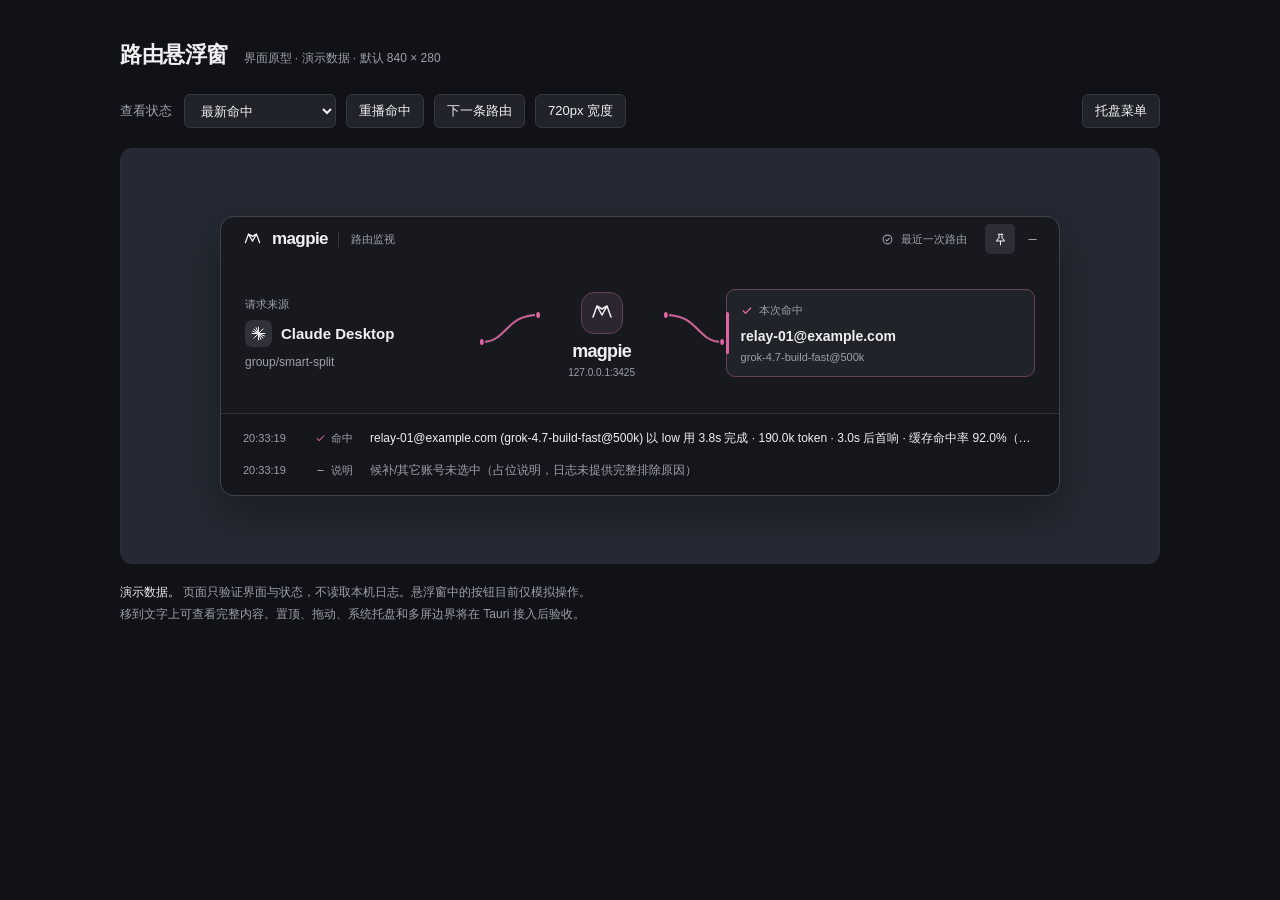
<file: docs/ui/magpie-hud.html>
<!doctype html>
<html lang="zh-CN">
<head>
  <meta charset="utf-8">
  <meta name="viewport" content="width=device-width, initial-scale=1">
  <meta name="color-scheme" content="dark">
  <title>magpie-hud · 界面原型</title>
  <style>
    :root {
      color-scheme: dark;
      --surface: #17191e;
      --raised: #20232a;
      --ink: #f2f0f2;
      --secondary: #9ba0aa;
      --route: #e064a2;
      --warning: #d4b174;
      --edge: #343840;
      font-family: "Segoe UI Variable Text", "Microsoft YaHei UI", "Segoe UI", sans-serif;
      color: var(--ink);
      background: #101217;
      font-size: 13px;
      -webkit-font-smoothing: antialiased;
    }
    * { box-sizing: border-box; }
    body { margin: 0; padding: 40px 32px; }
    button, select { font: inherit; }
    button { cursor: pointer; }
    button, select { color: var(--ink); }
    button:focus-visible, select:focus-visible, [tabindex]:focus-visible {
      outline: 2px solid var(--route); outline-offset: 4px;
    }
    [hidden] { display: none !important; }
    .workbench { max-width: 1040px; margin: auto; }
    .preview-heading { display: flex; align-items: baseline; gap: 16px; margin-bottom: 24px; }
    .preview-heading h1 { margin: 0; font-size: 22px; font-weight: 600; letter-spacing: -.5px; }
    .preview-heading p { color: var(--secondary); margin: 0; font-size: 12px; }
    .preview-tools { display: flex; flex-wrap: wrap; align-items: center; gap: 10px; margin-bottom: 20px; }
    .preview-tools label { color: var(--secondary); margin-right: 2px; }
    .preview-tools select, .preview-button {
      background: var(--raised); border: 1px solid var(--edge); border-radius: 6px;
      height: 34px; padding: 0 12px;
    }
    .preview-tools select { min-width: 152px; }
    .preview-button:hover { background: #2b2f38; }
    .preview-button[aria-pressed="true"] { border-color: var(--route); }
    .desktop {
      position: relative; display: grid; place-items: center; padding: 56px 24px;
      min-height: 416px; border: 1px solid #2a2e37; border-radius: 12px;
      background: #242933;
    }
    .hud {
      width: 840px; max-width: 100%; height: 280px;
      display: grid; grid-template-rows: 44px minmax(0, 1fr) 82px;
      border: 1px solid #41434c; border-radius: 14px; overflow: hidden;
      background: rgb(23 25 30 / 97%);
      box-shadow: 0 16px 44px rgb(0 0 0 / 32%);
    }
    .hud.is-narrow { width: 720px; }
    .window-bar { display: flex; align-items: center; padding: 0 12px 0 22px; gap: 10px; user-select: none; }
    .brand-mark { width: 19px; height: 19px; color: var(--ink); }
    .brand-name { font-family: Bahnschrift, "Segoe UI", sans-serif; font-size: 17px; letter-spacing: -.6px; font-weight: 600; }
    .brand-subtitle { color: var(--secondary); font-size: 11px; padding-left: 12px; border-left: 1px solid var(--edge); }
    .watch-state { display: flex; align-items: center; gap: 7px; margin-left: auto; color: var(--secondary); font-size: 11px; }
    .watch-icon { width: 13px; height: 13px; }
    .watch-icon .state-warning, .watch-icon .state-waiting { display: none; }
    .hud[data-state="warning"] .state-normal, .hud[data-state="waiting"] .state-normal { display: none; }
    .hud[data-state="warning"] .state-warning, .hud[data-state="waiting"] .state-waiting { display: initial; }
    .hud[data-state="warning"] .watch-icon { color: var(--warning); }
    .window-controls { display: flex; align-items: center; gap: 2px; margin-left: 8px; }
    .window-button { display: grid; place-items: center; width: 30px; height: 30px; border: 0; border-radius: 5px; background: transparent; color: var(--secondary); }
    .window-button svg { width: 15px; height: 15px; }
    .window-button:hover { color: var(--ink); background: #30333c; }
    .window-button[aria-pressed="true"] { color: var(--ink); background: #2c2d36; }
    .flow {
      display: grid; grid-template-columns: minmax(0, 1fr) 64px 120px 64px minmax(0, 1.33fr);
      align-items: center; padding: 4px 24px 12px; min-width: 0;
    }
    .agent-node, .router-node, .account-node { min-width: 0; }
    .node-caption { display: block; color: var(--secondary); font-size: 11px; margin-bottom: 8px; }
    .agent-heading { display: flex; align-items: center; gap: 9px; margin-bottom: 8px; min-width: 0; }
    .agent-icon { display: grid; place-items: center; width: 27px; height: 27px; border-radius: 7px; background: #30313b; flex-shrink: 0; }
    .agent-icon svg { width: 17px; height: 17px; }
    .agent-name { overflow: hidden; text-overflow: ellipsis; white-space: nowrap; font-size: 15px; font-weight: 600; }
    .agent-request { display: block; color: var(--secondary); white-space: nowrap; overflow: hidden; text-overflow: ellipsis; font-size: 12px; }
    .router-node { text-align: center; align-self: stretch; display: flex; align-items: center; flex-direction: column; justify-content: center; padding-top: 4px; }
    .router-emblem { display: grid; place-items: center; width: 42px; height: 42px; border-radius: 13px; background: #2b2631; border: 1px solid #634153; margin-bottom: 8px; }
    .router-emblem svg { width: 24px; height: 24px; }
    .router-name { font-family: Bahnschrift, "Segoe UI", sans-serif; font-size: 18px; font-weight: 600; line-height: 1; letter-spacing: -.7px; }
    .router-host { color: var(--secondary); font-size: 10px; margin-top: 7px; max-width: 100%; overflow: hidden; text-overflow: ellipsis; white-space: nowrap; }
    .account-node {
      position: relative; padding: 13px 14px; background: var(--raised);
      border: 1px solid #684355; border-radius: 9px;
    }
    .account-node::before { content: ""; position: absolute; left: -1px; top: 22px; bottom: 22px; width: 3px; background: var(--route); border-radius: 2px; }
    .account-caption { display: flex; align-items: center; gap: 6px; color: var(--secondary); font-size: 11px; margin-bottom: 8px; }
    .account-caption svg { color: var(--route); width: 12px; height: 12px; }
    .account-name { font-size: 14px; font-weight: 600; line-height: 20px; margin: 0 0 5px; overflow: hidden; text-overflow: ellipsis; white-space: nowrap; }
    .account-model { font-size: 11px; color: var(--secondary); overflow: hidden; text-overflow: ellipsis; white-space: nowrap; display: block; }
    .connector { width: 100%; height: 112px; overflow: visible; }
    .route-track, .route-current, .route-flare { fill: none; stroke-linecap: round; stroke-width: 2; vector-effect: non-scaling-stroke; }
    .route-track { stroke: #444851; }
    .route-current { stroke: var(--route); opacity: .86; }
    .route-flare { stroke: #f2f0f2; stroke-width: 2.5; stroke-dasharray: 12 100; opacity: 0; }
    .port { fill: var(--route); stroke: var(--surface); stroke-width: 2; }
    .hud[data-active="false"] .route-current, .hud[data-active="false"] .route-flare { opacity: 0 !important; }
    .hud[data-active="false"] .port { fill: #676b76; }
    .hud[data-active="false"] .account-node { border-color: var(--edge); }
    .hud[data-active="false"] .account-node::before { background: #676b76; }
    .hud[data-active="false"] .account-caption svg { color: var(--secondary); }
    .hud[data-active="false"] .router-emblem { border-color: var(--edge); background: var(--raised); }
    .route-notes { border-top: 1px solid #30333c; background: rgb(0 0 0 / 10%); padding: 8px 22px; display: grid; grid-template-rows: 32px 32px; gap: 0; min-width: 0; }
    .note-row { display: grid; grid-template-columns: 60px 43px minmax(0, 1fr); align-items: center; gap: 12px; min-width: 0; }
    .note-time { font-variant-numeric: tabular-nums; font-size: 11px; color: var(--secondary); white-space: nowrap; }
    .note-kind { display: flex; align-items: center; gap: 5px; font-size: 11px; color: var(--secondary); white-space: nowrap; }
    .note-kind svg { width: 11px; height: 11px; flex-shrink: 0; }
    .note-kind.primary svg { color: var(--route); }
    .note-text { margin: 0; min-width: 0; white-space: nowrap; overflow: hidden; text-overflow: ellipsis; font-size: 12px; line-height: 22px; }
    .note-row:last-child .note-text { color: var(--secondary); }
    .sr-only { position: absolute; width: 1px; height: 1px; margin: -1px; padding: 0; overflow: hidden; clip-path: inset(50%); white-space: nowrap; border: 0; }
    .preview-caption { margin-top: 18px; color: var(--secondary); font-size: 12px; line-height: 1.8; }
    .preview-caption p { margin: 0; }
    .preview-caption strong { color: var(--ink); font-weight: 500; }
    .tray-preview { position: relative; margin-left: auto; }
    .tray-menu { position: absolute; z-index: 2; top: 42px; right: 0; width: 178px; padding: 5px; background: #20232a; border: 1px solid #4a4c56; border-radius: 8px; box-shadow: 0 10px 28px #0006; }
    .tray-menu button { display: block; width: 100%; padding: 9px 12px; text-align: left; border: 0; border-radius: 4px; background: transparent; }
    .tray-menu button:hover { background: #343840; }
    .tray-menu hr { border: 0; border-top: 1px solid var(--edge); margin: 4px; }
    .hidden-message { color: var(--secondary); text-align: center; line-height: 2; }
    .hidden-message button { margin-top: 12px; }
    .preview-feedback { min-height: 20px; color: var(--secondary); margin-top: 8px; }
    @media (max-width: 850px) {
      body { padding: 24px 16px; }
      .desktop { padding: 32px 12px; min-height: 360px; }
      .flow { padding-inline: 18px; grid-template-columns: minmax(0, 1fr) 40px 104px 40px minmax(0, 1.25fr); }
      .brand-subtitle { display: none; }
      .agent-name { font-size: 13px; }
      .account-node { padding-inline: 10px; }
      .account-name { font-size: 12px; }
      .note-row { gap: 8px; }
      .route-notes { padding-inline: 18px; }
    }
    @media (max-width: 560px) {
      body { padding: 18px 10px; }
      .preview-heading { display: block; }
      .preview-heading p { margin-top: 8px; }
      .desktop { padding: 18px 8px; min-height: 380px; }
      .hud { height: 308px; }
      .window-bar { padding-left: 14px; gap: 7px; }
      .watch-state { font-size: 10px; gap: 4px; }
      .window-controls { margin-left: 0; }
      .window-button { width: 26px; }
      .flow { padding: 2px 12px 10px; grid-template-columns: minmax(0, 1fr) 18px 64px 18px minmax(0, 1.25fr); }
      .agent-icon { display: none; }
      .agent-name { font-size: 11px; }
      .agent-request { font-size: 10px; }
      .router-name { font-size: 16px; }
      .router-host { font-size: 9px; }
      .account-node { padding: 10px 7px; }
      .account-caption { font-size: 10px; gap: 4px; }
      .account-name, .account-model { font-size: 10px; }
      .route-notes { padding-inline: 12px; }
      .note-row { grid-template-columns: 53px 34px minmax(0, 1fr); gap: 6px; }
      .note-time, .note-kind { font-size: 10px; }
      .note-text { font-size: 11px; }
      .tray-preview { margin-left: 0; }
    }
    @media (prefers-reduced-motion: reduce) { .route-flare { display: none; } }
    @media (forced-colors: active) {
      .hud, .account-node, .router-emblem { border-color: CanvasText; }
      .route-current { stroke: Highlight; }
      .port { fill: Highlight; }
      .account-node::before { background: Highlight; }
    }
  </style>
</head>
<body>
  <main class="workbench">
    <header class="preview-heading">
      <h1>路由悬浮窗</h1>
      <p>界面原型 · 演示数据 · 默认 840 × 280</p>
    </header>
    <div class="preview-tools" aria-label="原型演示工具，不属于产品窗口">
      <label for="preview-state">查看状态</label>
      <select id="preview-state">
        <option value="success">最新命中</option>
        <option value="waiting">等待记录</option>
        <option value="missing">文件不存在</option>
        <option value="warning">坏行，保留上一帧</option>
        <option value="partial">缺少可选字段</option>
        <option value="long">长账号与模型</option>
      </select>
      <button class="preview-button" id="replay" type="button">重播命中</button>
      <button class="preview-button" id="next-route" type="button">下一条路由</button>
      <button class="preview-button" id="narrow" type="button" aria-pressed="false">720px 宽度</button>
      <div class="tray-preview">
        <button class="preview-button" id="tray-toggle" type="button" aria-expanded="false" aria-controls="tray-menu">托盘菜单</button>
        <div id="tray-menu" class="tray-menu" hidden aria-label="托盘菜单示意">
          <button id="tray-show" type="button">显示窗口</button>
          <button id="tray-hide" type="button">隐藏窗口</button>
          <hr>
          <button id="tray-exit" type="button">退出</button>
        </div>
      </div>
    </div>
    <section class="desktop" aria-label="桌面中的悬浮窗原型">
      <article class="hud" id="hud" data-active="true" data-state="success" aria-label="Magpie 路由监视悬浮窗">
        <header class="window-bar" data-tauri-drag-region>
          <svg class="brand-mark" viewBox="0 0 24 24" aria-hidden="true"><path d="M3 16 7 5l5 9L17 5l4 11M7 5l5 3 5-3" fill="none" stroke="currentColor" stroke-width="1.6" stroke-linejoin="round" stroke-linecap="round"/></svg>
          <span class="brand-name">magpie</span>
          <span class="brand-subtitle">路由监视</span>
          <div class="watch-state" role="status">
            <svg class="watch-icon" viewBox="0 0 16 16" aria-hidden="true">
              <g class="state-normal" fill="none" stroke="currentColor" stroke-width="1.3"><circle cx="8" cy="8" r="5.4"/><path d="m5.4 8 1.7 1.7 3.5-3.5"/></g>
              <g class="state-waiting" fill="none" stroke="currentColor" stroke-width="1.2"><circle cx="8" cy="8" r="5.4"/><path d="M8 4.6V8l2.4 1.4"/></g>
              <g class="state-warning" fill="none" stroke="currentColor" stroke-width="1.2"><path d="m8 2 6 11H2Z"/><path d="M8 6v3m0 1.4v1"/></g>
            </svg>
            <span id="watch-label">最近一次路由</span>
          </div>
          <div class="window-controls">
            <button id="pin" class="window-button" type="button" aria-pressed="true" aria-label="置顶窗口" title="置顶已开启（原型）">
              <svg viewBox="0 0 20 20" aria-hidden="true"><path d="M7 3h6m-5 0v5l-3 3v1h10v-1l-3-3V3M10 12v5" fill="none" stroke="currentColor" stroke-width="1.4" stroke-linecap="round" stroke-linejoin="round"/></svg>
            </button>
            <button id="hide-window" class="window-button" type="button" aria-label="隐藏到托盘" title="隐藏到托盘（原型）"><svg viewBox="0 0 20 20" aria-hidden="true"><path d="M5 10h10" stroke="currentColor" stroke-width="1.5" stroke-linecap="round"/></svg></button>
          </div>
        </header>
        <div class="flow" aria-label="请求来源经过 magpie 到达本次命中账号">
          <section class="agent-node" tabindex="0" aria-label="请求来源">
            <span class="node-caption">请求来源</span>
            <div class="agent-heading">
              <span class="agent-icon"><svg viewBox="0 0 24 24" aria-hidden="true"><path d="M12 3v18M3 12h18M5.6 5.6l12.8 12.8M5.6 18.4 18.4 5.6M8.6 3.7l6.8 16.6M3.7 8.6l16.6 6.8" stroke="currentColor" stroke-width="1.4" stroke-linecap="round"/></svg></span>
              <strong class="agent-name" id="agent-name">Claude Desktop</strong>
            </div>
            <span class="agent-request" id="agent-request" title="group/smart-split">group/smart-split</span>
          </section>
          <svg class="connector" viewBox="0 0 100 112" preserveAspectRatio="none" aria-hidden="true">
            <path class="route-track" d="M6 65C46 65 42 38 94 38"/>
            <path class="route-current" d="M6 65C46 65 42 38 94 38"/>
            <path class="route-flare" pathLength="100" d="M6 65C46 65 42 38 94 38"/>
            <circle class="port" cx="6" cy="65" r="4"/><circle class="port" cx="94" cy="38" r="4"/>
          </svg>
          <section class="router-node" tabindex="0" aria-label="本机 magpie 路由器">
            <div class="router-emblem"><svg viewBox="0 0 24 24" aria-hidden="true"><path d="M3 16 7 5l5 9L17 5l4 11M7 5l5 3 5-3" fill="none" stroke="currentColor" stroke-width="1.5" stroke-linejoin="round" stroke-linecap="round"/></svg></div>
            <strong class="router-name">magpie</strong>
            <span class="router-host" title="127.0.0.1:3425">127.0.0.1:3425</span>
          </section>
          <svg class="connector" viewBox="0 0 100 112" preserveAspectRatio="none" aria-hidden="true">
            <path class="route-track" d="M6 38C58 38 54 65 94 65"/>
            <path class="route-current" d="M6 38C58 38 54 65 94 65"/>
            <path class="route-flare" pathLength="100" d="M6 38C58 38 54 65 94 65"/>
            <circle class="port" cx="6" cy="38" r="4"/><circle class="port" cx="94" cy="65" r="4"/>
          </svg>
          <section class="account-node" tabindex="0" aria-label="本次命中账号">
            <span class="account-caption"><svg viewBox="0 0 16 16" aria-hidden="true"><path d="m3 8 3 3 7-7" fill="none" stroke="currentColor" stroke-width="1.7" stroke-linecap="round" stroke-linejoin="round"/></svg><span id="account-caption">本次命中</span></span>
            <h2 class="account-name" id="account-name">relay-01@example.com</h2>
            <span class="account-model" id="account-model">grok-4.7-build-fast@500k</span>
          </section>
        </div>
        <section class="route-notes" aria-label="最新路由说明，固定两行" aria-live="polite" aria-atomic="true">
          <div class="note-row">
            <span class="note-time" id="line1-time">20:33:19</span>
            <span class="note-kind primary"><svg viewBox="0 0 16 16" aria-hidden="true"><path d="m3 8 3 3 7-7" fill="none" stroke="currentColor" stroke-width="1.5" stroke-linecap="round"/></svg><span id="line1-kind">命中</span></span>
            <p class="note-text" id="line1-text"></p>
          </div>
          <div class="note-row">
            <span class="note-time" id="line2-time">20:33:19</span>
            <span class="note-kind"><svg viewBox="0 0 16 16" aria-hidden="true"><path d="M4 8h8" stroke="currentColor" stroke-width="1.5" stroke-linecap="round"/></svg><span id="line2-kind">说明</span></span>
            <p class="note-text" id="line2-text"></p>
          </div>
        </section>
      </article>
      <div id="hidden-message" class="hidden-message" hidden>
        <div id="hidden-label">窗口已隐藏，文件监视继续。</div>
        <button id="restore-window" class="preview-button" type="button">显示窗口</button>
      </div>
    </section>
    <footer class="preview-caption">
      <p><strong>演示数据。</strong> 页面只验证界面与状态，不读取本机日志。悬浮窗中的按钮目前仅模拟操作。</p>
      <p>移到文字上可查看完整内容。置顶、拖动、系统托盘和多屏边界将在 Tauri 接入后验收。</p>
      <div class="preview-feedback" id="preview-feedback" role="status"></div>
    </footer>
  </main>
  <script>
    // 独立 UI 原型：只消费本页固定示例，不读取日志、不调用 Tauri 或 HTTP API。
    (() => {
      const samples = [
        {
          time: '20:33:19', agent: 'Claude Desktop', request: 'group/smart-split',
          account: 'relay-01@example.com', model: 'grok-4.7-build-fast@500k',
          summary: 'relay-01@example.com (grok-4.7-build-fast@500k) 以 low 用 3.8s 完成 · 190.0k token · 3.0s 后首响 · 缓存命中率 92.0%（估算）。req=group/smart-split',
          explanation: '候补/其它账号未选中（占位说明，日志未提供完整排除原因）'
        },
        {
          time: '20:34:07', agent: 'Claude Desktop', request: 'group/smart-split',
          account: 'relay-02@example.com', model: 'GLM-5.3',
          summary: 'relay-02@example.com (GLM-5.3) 以 high 用 2.4s 完成 · 48.0k token · 0.9s 后首响。req=group/smart-split',
          explanation: '候补/其它账号未选中（占位说明，日志未提供完整排除原因）'
        }
      ];
      const hud = document.getElementById('hud');
      const stateSelect = document.getElementById('preview-state');
      const feedback = document.getElementById('preview-feedback');
      const trayMenu = document.getElementById('tray-menu');
      const trayToggle = document.getElementById('tray-toggle');
      const reducedMotion = window.matchMedia('(prefers-reduced-motion: reduce)');
      let sampleIndex = 0;
      let lastValidSample = samples[0];
      let animations = [];

      /** 将完整显示值写入固定元素及原生悬停提示；输入只按文字呈现，不解析 HTML。 */
      function showText(id, text) {
        const element = document.getElementById(id);
        element.textContent = text;
        element.title = text;
      }

      /** 仅在新示例或用户重播时播放 320ms 高亮；连续触发取消前一动画，减少动态效果时跳过。 */
      function pulseRoute() {
        animations.forEach(animation => animation.cancel());
        animations = [];
        if (hud.dataset.active !== 'true' || reducedMotion.matches || hud.hidden) return;
        animations = [...document.querySelectorAll('.route-flare')].map(path => path.animate([
          { strokeDashoffset: 112, opacity: 0 },
          { opacity: 1, offset: .15 },
          { strokeDashoffset: -12, opacity: 0 }
        ], { duration: 320, easing: 'linear' }));
      }

      /** 按选定示例一次更新图与两行说明；坏行状态保留有效快照，空态不给出虚构时间。 */
      function renderState(name) {
        const isEmpty = name === 'waiting' || name === 'missing';
        const isWarning = name === 'warning' || name === 'missing';
        let sample = name === 'warning' ? lastValidSample : samples[sampleIndex];
        if (name === 'partial') {
          sample = { time: '--:--:--', agent: 'Claude Desktop', request: '请求模型未提供', account: 'relay-01@example.com', model: '服务模型未提供', summary: 'relay-01@example.com 已命中；日志未提供时间、模型与耗时，未估算统计。', explanation: '完整排除原因未提供' };
        } else if (name === 'long') {
          sample = { ...sample, account: 'routing-observer-with-a-very-long-address@example.com', model: 'provider/grok-4.7-build-fast-with-long-model-name@500k', summary: 'routing-observer-with-a-very-long-address@example.com (provider/grok-4.7-build-fast-with-long-model-name@500k) 以 low 用 3.8s 完成 · 190.0k token · 3.0s 后首响 · 缓存命中率 92.0%（估算）。req=group/smart-split' };
        }
        if (!isEmpty && name !== 'warning') lastValidSample = sample;
        hud.dataset.active = String(!isEmpty);
        hud.dataset.state = isWarning ? 'warning' : name;
        showText('watch-label', name === 'warning' ? '解析异常 · 保留上一帧' : name === 'missing' ? '文件未检测到' : isEmpty ? '等待记录' : '最近一次路由');
        showText('agent-name', isEmpty ? '等待请求' : sample.agent);
        showText('agent-request', isEmpty ? '请求模型待记录' : sample.request);
        showText('account-caption', isEmpty ? '等待记录' : '本次命中');
        showText('account-name', isEmpty ? '尚无命中账号' : sample.account);
        showText('account-model', isEmpty ? '服务模型待记录' : sample.model);
        showText('line1-time', isEmpty ? '--:--:--' : sample.time);
        showText('line2-time', isEmpty ? '--:--:--' : sample.time);
        showText('line1-kind', isEmpty ? '等待' : '命中');
        showText('line2-kind', isEmpty ? '路径' : '说明');
        showText('line1-text', name === 'missing' ? '未检测到 Magpie usage.jsonl，请确认 Magpie 已运行过' : isEmpty ? '等待 Magpie 路由写入…' : sample.summary);
        showText('line2-text', isEmpty ? '%USERPROFILE%\\.config\\magpie\\usage.jsonl' : sample.explanation);
        document.querySelector('.agent-node').title = document.getElementById('agent-name').textContent + '\n' + document.getElementById('agent-request').textContent;
        document.querySelector('.account-node').title = document.getElementById('account-name').textContent + '\n' + document.getElementById('account-model').textContent;
        if (isEmpty) {
          animations.forEach(animation => animation.cancel());
          animations = [];
        }
      }

      /** 模拟托盘显示或隐藏；仅影响原型 DOM，不宣称改变真实窗口或后台文件监视。 */
      function setVisible(visible, exited = false) {
        hud.hidden = !visible;
        document.getElementById('hidden-message').hidden = visible;
        document.getElementById('hidden-label').textContent = exited ? '已模拟退出。显示窗口可重置原型。' : '已模拟隐藏。实际应用中，文件监视继续。';
        closeTray();
      }

      /** 收起原型托盘菜单，并同步按钮展开状态。 */
      function closeTray() {
        trayMenu.hidden = true;
        trayToggle.setAttribute('aria-expanded', 'false');
      }

      /** 切换预览状态；异常与重复显示不触发成功动画。 */
      function onStateChange() {
        renderState(stateSelect.value);
        feedback.textContent = '';
        if (['success', 'long'].includes(stateSelect.value)) pulseRoute();
      }

      /** 演示新记录替换：图与两行一起换到下个固定快照，不累积历史。 */
      function nextRoute() {
        sampleIndex = (sampleIndex + 1) % samples.length;
        stateSelect.value = 'success';
        renderState('success');
        pulseRoute();
        feedback.textContent = '已替换为下一条演示记录。';
      }

      /** 切换原型的置顶视觉状态；真实置顶由后续 Tauri 窗口能力实现。 */
      function togglePin() {
        const button = document.getElementById('pin');
        const pinned = button.getAttribute('aria-pressed') !== 'true';
        button.setAttribute('aria-pressed', String(pinned));
        button.title = pinned ? '置顶已开启（原型）' : '置顶已关闭（原型）';
        feedback.textContent = pinned ? '已模拟开启置顶。' : '已模拟关闭置顶。';
      }

      /** 在建议尺寸内切换 840/720px，窄视口仍受容器宽度约束。 */
      function toggleWidth() {
        const narrow = hud.classList.toggle('is-narrow');
        document.getElementById('narrow').setAttribute('aria-pressed', String(narrow));
      }

      /** 打开或收起菜单示意，保持键盘可访问。 */
      function toggleTray() {
        trayMenu.hidden = !trayMenu.hidden;
        trayToggle.setAttribute('aria-expanded', String(!trayMenu.hidden));
        if (!trayMenu.hidden) document.getElementById('tray-show').focus();
      }

      /** Escape 关闭菜单；点击菜单外部时同样收起，避免盖住悬浮窗。 */
      function onDocumentKey(event) {
        if (event.key === 'Escape' && !trayMenu.hidden) {
          closeTray();
          trayToggle.focus();
        }
      }

      /** 仅关闭外部点击的托盘示意菜单，不拦截窗口内操作。 */
      function onDocumentClick(event) {
        if (!event.target.closest('.tray-preview')) closeTray();
      }

      stateSelect.addEventListener('change', onStateChange);
      document.getElementById('replay').addEventListener('click', pulseRoute);
      document.getElementById('next-route').addEventListener('click', nextRoute);
      document.getElementById('narrow').addEventListener('click', toggleWidth);
      document.getElementById('pin').addEventListener('click', togglePin);
      document.getElementById('hide-window').addEventListener('click', () => setVisible(false));
      document.getElementById('restore-window').addEventListener('click', () => setVisible(true));
      document.getElementById('tray-show').addEventListener('click', () => setVisible(true));
      document.getElementById('tray-hide').addEventListener('click', () => setVisible(false));
      document.getElementById('tray-exit').addEventListener('click', () => setVisible(false, true));
      trayToggle.addEventListener('click', toggleTray);
      document.addEventListener('keydown', onDocumentKey);
      document.addEventListener('click', onDocumentClick);
      renderState('success');
    })();
  </script>
</body>
</html>
</file>
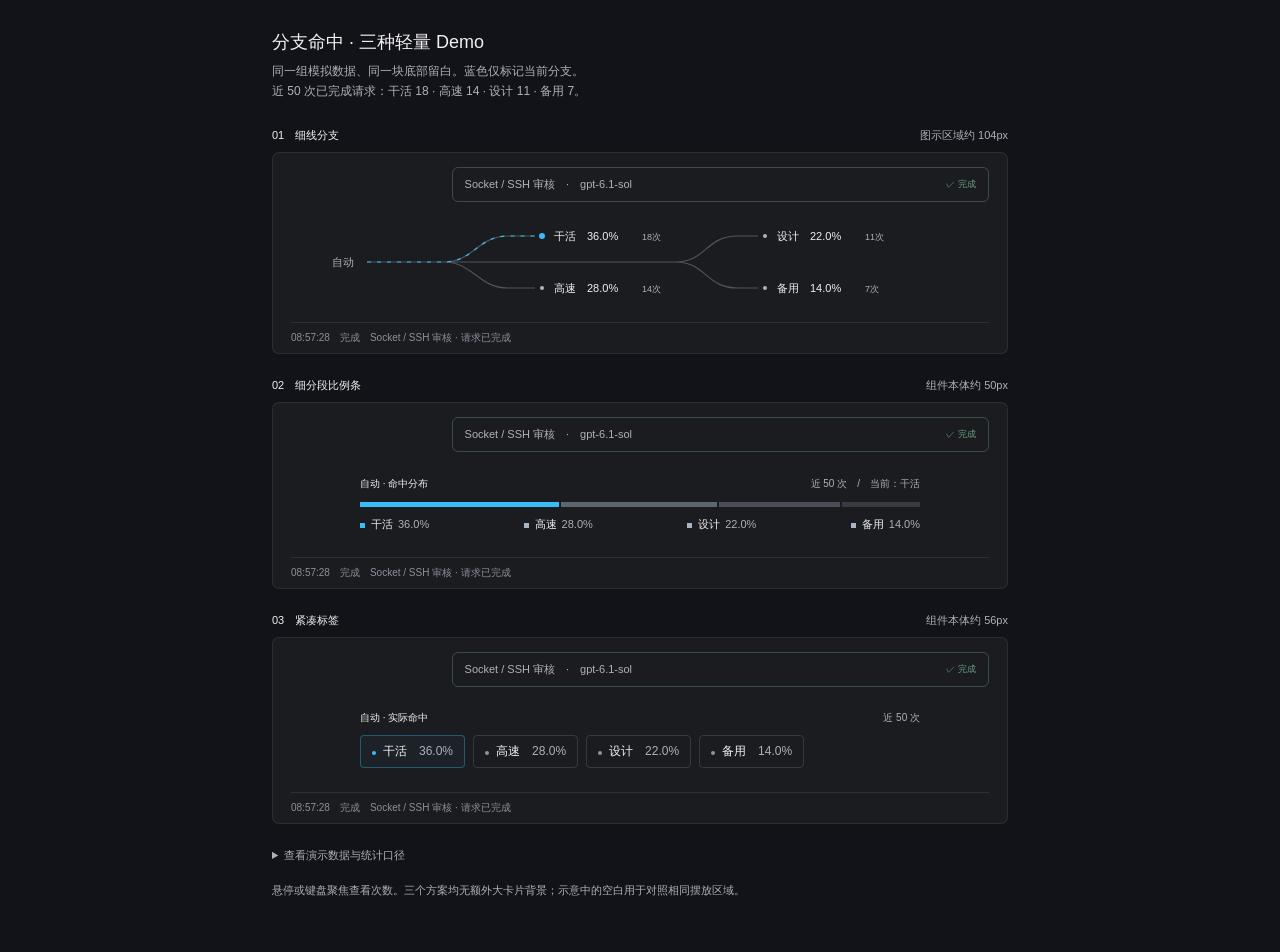
<file: docs/ui/route-branch-demo.html>
<!doctype html>
<html lang="zh-CN"><meta charset="utf-8"><meta name="viewport" content="width=device-width,initial-scale=1"><title>HUD 分支图 · 三种轻量方案</title>
<style>
:root{color-scheme:dark;--ink:#f2f0f2;--muted:#aeb0ba;--edge:#ffffff16;--blue:#38bdf8;--mark:#a9b4c6;font-family:'Segoe UI','Microsoft YaHei UI',sans-serif}*{box-sizing:border-box}body{margin:0;background:#111318;color:var(--ink);font-size:12px}main{max-width:780px;margin:30px auto;padding:0 22px}h1{font-size:18px;font-weight:500;margin:0 0 7px}p{color:var(--muted);margin:0;line-height:1.7}header{margin-bottom:26px}.option{margin-bottom:24px}.caption{display:flex;justify-content:space-between;align-items:center;margin:0 0 9px;color:var(--muted);font-size:11px}.caption strong{color:var(--ink);font-weight:500}.scene{background:#1b1c20;border:1px solid #ffffff13;border-radius:7px;padding:14px 18px 0;overflow:hidden}.context{display:flex;gap:11px;align-items:center;opacity:.7;width:77%;margin-left:auto;padding:9px 12px;border:1px solid #8dd7b060;border-radius:6px;font-size:11px}.context img{width:21px;height:21px}.context small{margin-left:auto;color:#8dd7b0}.region{position:relative;min-height:105px;display:flex;align-items:center;padding:8px 5px}.tiny{font-size:10px;color:var(--muted)}.scene-foot{border-top:1px solid var(--edge);padding:8px 0;color:#8d909a;font-size:10px}.diagram{width:100%;height:104px;display:block}svg text{font-family:inherit;fill:var(--ink);font-size:11px}.wire{fill:none;stroke:#a9b4c65c;stroke-width:1.2}.current{stroke:var(--blue);stroke-dasharray:4 6;animation:flow 2s linear infinite}@keyframes flow{to{stroke-dashoffset:-20}}.tip{position:fixed;z-index:10;padding:8px 11px;border:1px solid #ffffff28;background:#24262e;border-radius:4px;font-size:11px;pointer-events:none;white-space:pre-line;box-shadow:0 4px 15px #0005}.overview{width:100%;max-width:560px;margin:auto}.meta{display:flex;justify-content:space-between;margin-bottom:11px;font-size:10px;color:var(--muted)}.meta b{color:var(--ink);font-weight:400}.segments{display:flex;gap:2px;height:5px}.segment{background:var(--mark);border:0;padding:0;cursor:pointer;position:relative;opacity:.65}.segment:before{content:'';position:absolute;inset:-8px 0}.segment:nth-child(2){opacity:.48}.segment:nth-child(3){opacity:.33}.segment:nth-child(4){opacity:.2}.segment.active{background:var(--blue);opacity:1}.keys{display:flex;justify-content:space-between;gap:8px;margin-top:10px;font-size:11px}.keys span{white-space:nowrap}.keys i{display:inline-block;width:5px;height:5px;background:var(--mark);margin-right:6px}.keys .active i{background:var(--blue)}.keys em{font-style:normal;color:var(--muted);margin-left:5px}.pills{display:flex;gap:8px;flex-wrap:wrap}.pill{border:1px solid #ffffff20;background:transparent;border-radius:4px;padding:7px 11px;color:var(--ink);font:inherit;cursor:pointer}.pill.active{border-color:#38bdf85c;background:#38bdf809}.pill i{display:inline-block;width:4px;height:4px;border-radius:50%;background:#8e929d;margin-right:7px}.pill.active i{background:var(--blue)}.pill b{font-weight:400;margin-left:12px;color:var(--muted)}.pill:hover,.pill:focus-visible{background:#ffffff09}.line-head{display:flex;justify-content:space-between;margin-bottom:10px;color:var(--muted);font-size:10px}.line-head span:first-child{color:var(--ink)}.hit{fill:transparent;cursor:pointer}.hit:hover{fill:#ffffff06}details{color:var(--muted);font-size:11px;margin:20px 0}table{width:100%;border-collapse:collapse;margin-top:12px}td,th{text-align:left;padding:7px;border-bottom:1px solid var(--edge);font-weight:400}footer{color:var(--muted);font-size:11px;padding-bottom:24px}button:focus-visible{outline:1px solid var(--blue);outline-offset:4px}@media(max-width:520px){main{padding:0 12px;margin-top:20px}.scene{padding:12px 10px 0}.context{width:100%}.keys{font-size:10px;gap:3px}.pill{padding:6px 8px}.pill b{margin-left:6px}.caption{gap:8px}.diagram{height:94px}.region{min-height:110px}}@media(prefers-reduced-motion:reduce){.current{animation:none}}
.overview{min-width:0}.keys{flex-wrap:wrap}.meta{gap:10px;flex-wrap:wrap}.context{min-width:0}.context>span{min-width:0;overflow:hidden;text-overflow:ellipsis;white-space:nowrap}.diagram{min-width:0}.region{min-width:0}main{width:100%}</style><main><header><h1>分支命中 · 三种轻量 Demo</h1><p>同一组模拟数据、同一块底部留白。蓝色仅标记当前分支。<br>近 50 次已完成请求：干活 18 · 高速 14 · 设计 11 · 备用 7。</p></header>
<section class="option"><div class="caption"><strong>01　细线分支</strong><span>图示区域约 104px</span></div><div class="scene"><div class="context"><span>Socket / SSH 审核　·　gpt-6.1-sol</span><small>✓ 完成</small></div><div class="region"><svg class="diagram" viewBox="0 0 660 104" role="img" aria-label="自动入口连接干活36%、高速28%、设计22%、备用14%，干活为当前分支"><text x="22" y="56" style="fill:var(--muted)">自动</text><path class="wire" d="M57 52H134C163 52 168 26 198 26H225 M134 52C163 52 168 78 198 78H225 M134 52H365C397 52 395 26 428 26H448 M365 52C397 52 395 78 428 78H448"/><path class="wire current" d="M57 52H134C163 52 168 26 198 26H225"/>
<g tabindex="0" data-tip="干活 · 当前分支\n18 / 50 次 · 36.0%"><rect class="hit" x="222" y="9" width="170" height="32" rx="3"/><circle cx="232" cy="26" r="3" fill="#38bdf8"/><text x="244" y="30">干活　36.0%</text><text x="332" y="30" style="fill:var(--muted);font-size:9px">18次</text></g>
<g tabindex="0" data-tip="高速\n14 / 50 次 · 28.0%"><rect class="hit" x="222" y="61" width="170" height="32"/><circle cx="232" cy="78" r="2" fill="#a9b4c6"/><text x="244" y="82">高速　28.0%</text><text x="332" y="82" style="fill:var(--muted);font-size:9px">14次</text></g>
<g tabindex="0" data-tip="设计\n11 / 50 次 · 22.0%"><rect class="hit" x="445" y="9" width="170" height="32"/><circle cx="455" cy="26" r="2" fill="#a9b4c6"/><text x="467" y="30">设计　22.0%</text><text x="555" y="30" style="fill:var(--muted);font-size:9px">11次</text></g>
<g tabindex="0" data-tip="备用\n7 / 50 次 · 14.0%"><rect class="hit" x="445" y="61" width="170" height="32"/><circle cx="455" cy="78" r="2" fill="#a9b4c6"/><text x="467" y="82">备用　14.0%</text><text x="555" y="82" style="fill:var(--muted);font-size:9px">7次</text></g></svg></div><div class="scene-foot">08:57:28　完成　Socket / SSH 审核 · 请求已完成</div></div></section>
<section class="option"><div class="caption"><strong>02　细分段比例条</strong><span>组件本体约 50px</span></div><div class="scene"><div class="context"><span>Socket / SSH 审核　·　gpt-6.1-sol</span><small>✓ 完成</small></div><div class="region"><div class="overview"><div class="meta"><b>自动 · 命中分布</b><span>近 50 次　/　当前：干活</span></div><div class="segments" id="segments"></div><div class="keys" id="keys"></div></div></div><div class="scene-foot">08:57:28　完成　Socket / SSH 审核 · 请求已完成</div></div></section>
<section class="option"><div class="caption"><strong>03　紧凑标签</strong><span>组件本体约 56px</span></div><div class="scene"><div class="context"><span>Socket / SSH 审核　·　gpt-6.1-sol</span><small>✓ 完成</small></div><div class="region"><div class="overview"><div class="line-head"><span>自动 · 实际命中</span><span>近 50 次</span></div><div class="pills" id="pills"></div></div></div><div class="scene-foot">08:57:28　完成　Socket / SSH 审核 · 请求已完成</div></div></section>
<details><summary>查看演示数据与统计口径</summary><p>模拟已完成请求；占比＝该分支命中次数 ÷ 50。当前请求不进入分母。主程序未接入。</p><table><thead><tr><th>分支</th><th>请求数</th><th>实际占比</th></tr></thead><tbody id="data"></tbody></table></details><footer>悬停或键盘聚焦查看次数。三个方案均无额外大卡片背景；示意中的空白用于对照相同摆放区域。</footer></main><div class="tip" hidden></div>
<script>
const samples=[['干活',18],['高速',14],['设计',11],['备用',7]];
for(const [index,[name,count]] of samples.entries()) {const percent=(count/50*100).toFixed(1);const tip=`${name}${index===0?' · 当前分支':''}\n${count} / 50 次 · ${percent}%`;
const segment=document.createElement('button');segment.className='segment'+(!index?' active':'');segment.style.flex=count;segment.dataset.tip=tip;segment.setAttribute('aria-label',tip);document.querySelector('#segments').append(segment);
const key=document.createElement('span');key.className=!index?'active':'';key.innerHTML=`<i></i>${name}<em>${percent}%</em>`;document.querySelector('#keys').append(key);
const pill=document.createElement('button');pill.className='pill'+(!index?' active':'');pill.innerHTML=`<i></i>${name}<b>${percent}%</b>`;pill.dataset.tip=tip;document.querySelector('#pills').append(pill);
const row=document.createElement('tr');row.innerHTML=`<td>${name}</td><td>${count}</td><td>${percent}%</td>`;document.querySelector('#data').append(row);}
const tooltip=document.querySelector('.tip');document.querySelectorAll('[data-tip]').forEach(el=>{const show=e=>{tooltip.textContent=el.dataset.tip.replaceAll('\\n','\n');tooltip.hidden=false;const r=el.getBoundingClientRect();tooltip.style.left=Math.max(8,Math.min(innerWidth-220,e.clientX||r.left))+'px';tooltip.style.top=Math.min(innerHeight-70,(e.clientY||r.bottom)+12)+'px'};el.addEventListener('pointerenter',show);el.addEventListener('focus',show);el.addEventListener('pointerleave',()=>tooltip.hidden=true);el.addEventListener('blur',()=>tooltip.hidden=true)});
</script></html>
</file>
